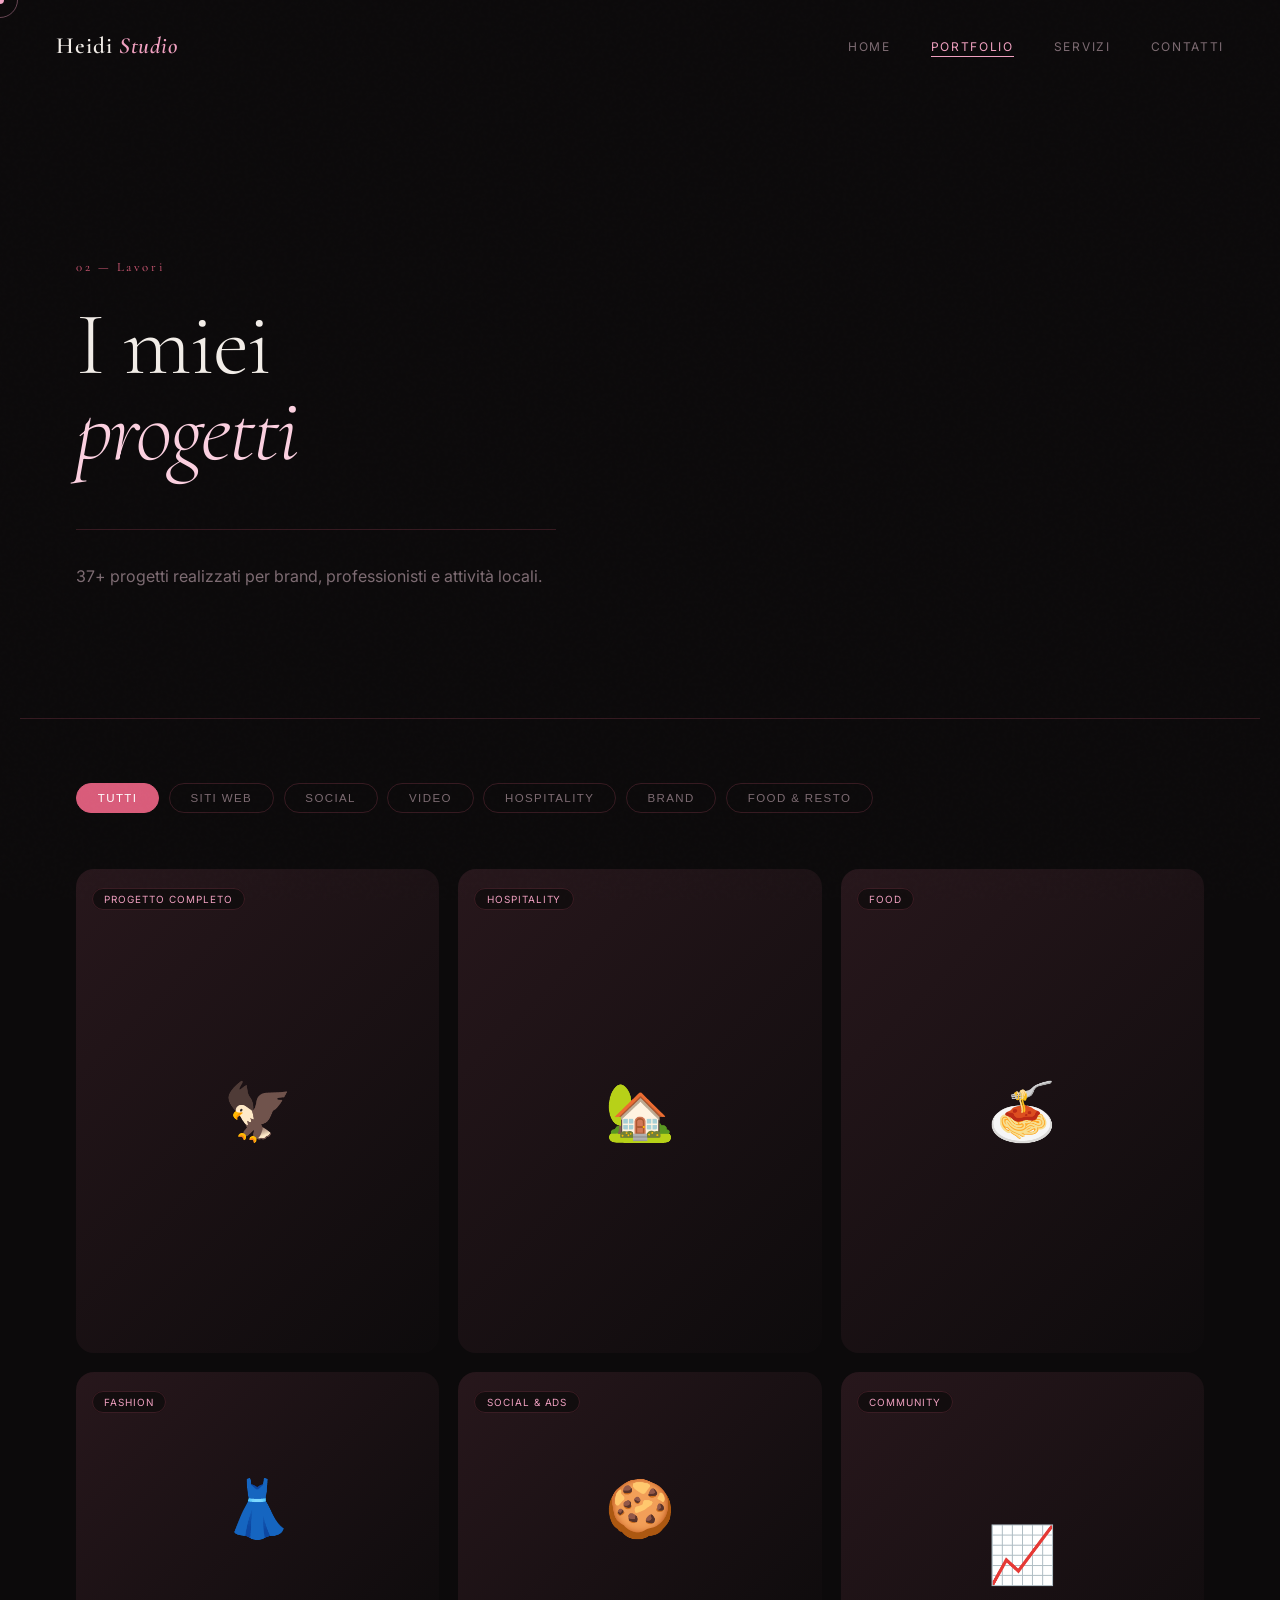
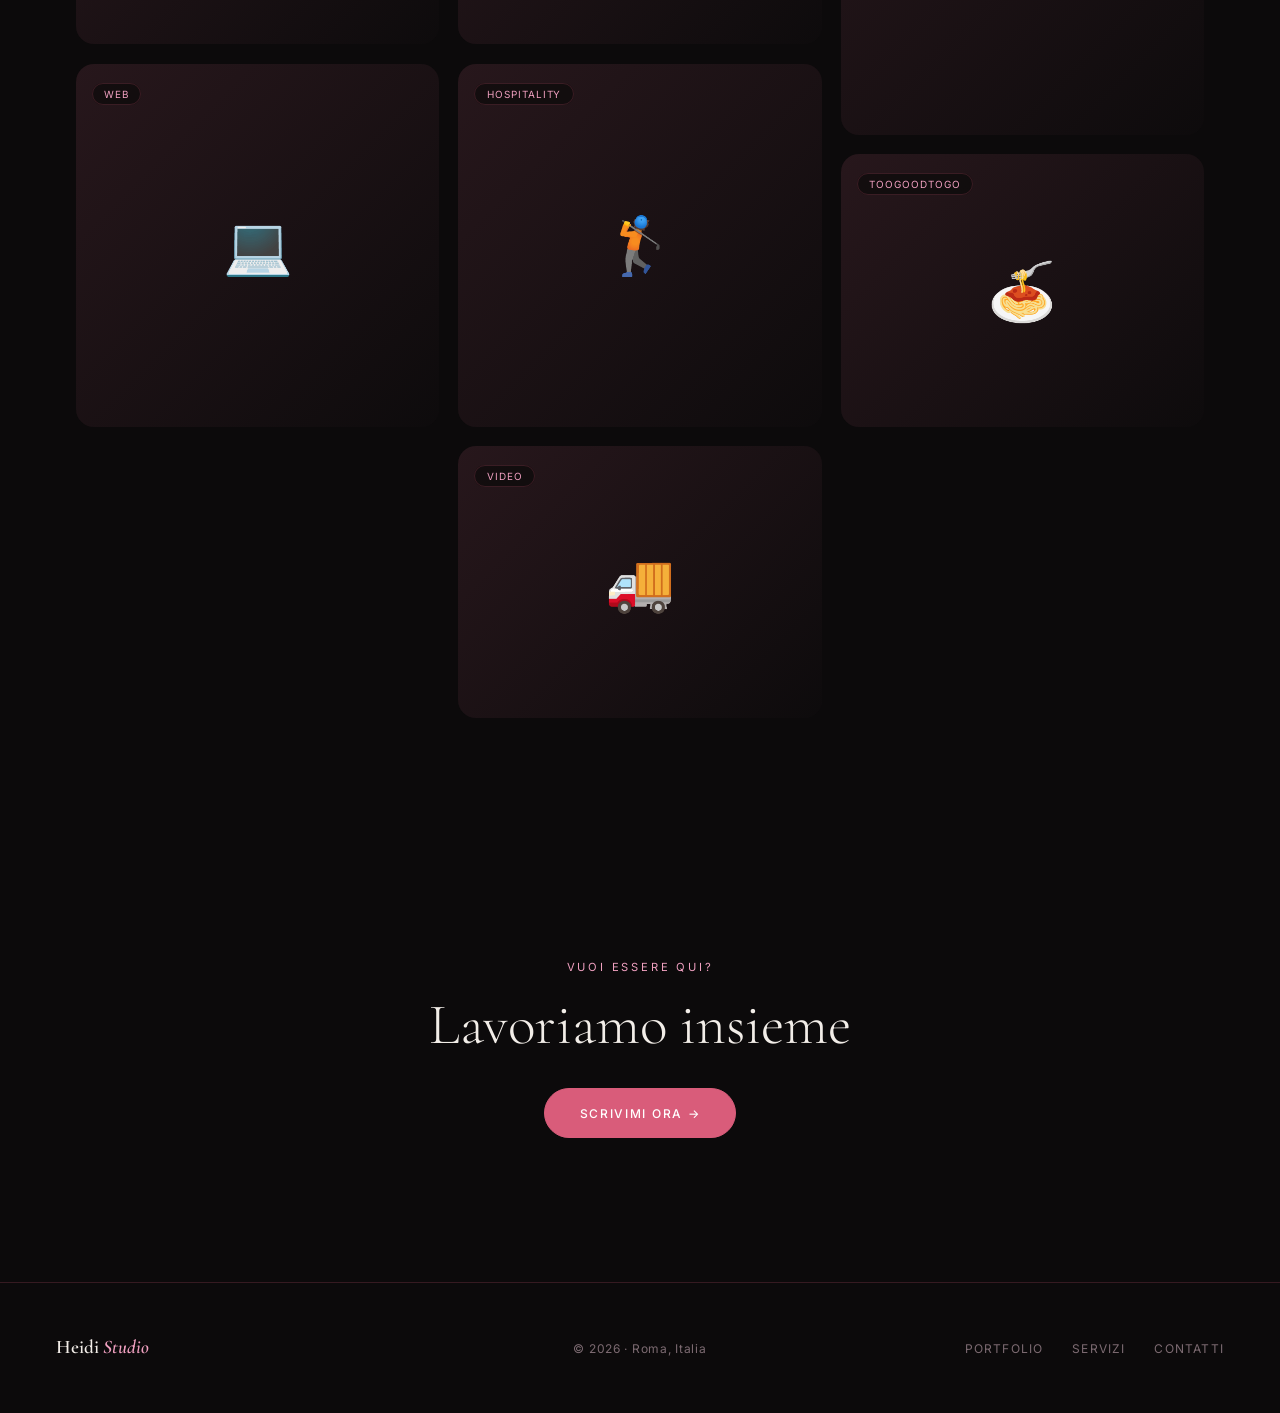
<file: portfolio.html>
<!DOCTYPE html>
<html lang="it">
<head>
  <meta charset="UTF-8" />
  <meta name="viewport" content="width=device-width, initial-scale=1.0" />
  <title>Portfolio — Heidi Studio</title>
  <meta name="description" content="Portfolio di Heidi Studio: siti web, social media, branding, video e progetti digitali." />
  <link href="https://fonts.googleapis.com/css2?family=Cormorant+Garamond:ital,wght@0,300;0,400;0,600;1,300;1,400&family=Inter:wght@300;400;500&display=swap" rel="stylesheet" />
  <link rel="stylesheet" href="css/style.css" />
  <style>

    /* ══ FILTRI ═════════════════════════════════ */
    .filter-bar {
      display: flex; gap: .6rem; flex-wrap: wrap;
      margin-bottom: 3.5rem;
    }
    .filter-btn {
      padding: .5rem 1.3rem;
      font-size: .72rem; letter-spacing: .12em;
      text-transform: uppercase;
      border: 1px solid var(--border);
      border-radius: 100px;
      background: transparent; color: var(--muted);
      cursor: pointer; transition: all .2s;
    }
    .filter-btn:hover,
    .filter-btn.active {
      background: var(--pink); color: #fff;
      border-color: var(--pink);
    }

    /* ══ GRIGLIA PORTFOLIO ══════════════════════ */
    .portfolio-masonry {
      columns: 3; column-gap: 1.2rem;
    }
    .portfolio-card {
      break-inside: avoid;
      margin-bottom: 1.2rem;
      border-radius: 18px;
      overflow: hidden;
      position: relative;
      background: var(--bg2);
      cursor: pointer;
      transition: transform .35s var(--ease);
    }
    .portfolio-card:hover { transform: translateY(-5px); }

    .portfolio-card img {
      width: 100%; display: block;
      transition: transform .5s var(--ease), filter .4s;
      filter: brightness(.9);
    }
    .portfolio-card:hover img {
      transform: scale(1.04); filter: brightness(1.05);
    }
    .pc-placeholder {
      width: 100%; display: flex;
      align-items: center; justify-content: center;
      font-size: 3.5rem;
      background: linear-gradient(135deg, rgba(217,92,122,.1), rgba(12,10,11,.8));
      transition: background .3s;
    }
    .pc-placeholder.tall  { aspect-ratio: 3/4; }
    .pc-placeholder.wide  { aspect-ratio: 4/3; }
    .pc-placeholder.sq    { aspect-ratio: 1/1; }

    .portfolio-card:hover .pc-placeholder {
      background: linear-gradient(135deg, rgba(217,92,122,.18), rgba(12,10,11,.6));
    }

    .pc-overlay {
      position: absolute; inset: 0;
      background: linear-gradient(to top, rgba(12,10,11,.95) 0%, rgba(12,10,11,.3) 50%, transparent 100%);
      border-radius: 18px;
      display: flex; flex-direction: column; justify-content: flex-end;
      padding: 1.8rem; opacity: 0;
      transition: opacity .3s;
    }
    .portfolio-card:hover .pc-overlay { opacity: 1; }
    .pc-cat {
      font-size: .65rem; letter-spacing: .2em;
      text-transform: uppercase; color: var(--pink-l);
      margin-bottom: .3rem;
    }
    .pc-title {
      font-family: var(--font-h); font-size: 1.25rem;
      font-weight: 400; color: var(--cream);
      margin-bottom: .6rem;
    }
    .pc-desc { font-size: .82rem; color: rgba(242,237,232,.7); line-height: 1.55; }

    /* Tag visibile senza hover */
    .pc-tag-wrap {
      position: absolute; top: 1rem; left: 1rem;
    }
    .pc-tag {
      font-size: .62rem; letter-spacing: .1em;
      text-transform: uppercase;
      background: rgba(12,10,11,.7);
      border: 1px solid var(--border);
      color: var(--pink-l);
      padding: .25rem .7rem; border-radius: 100px;
      backdrop-filter: blur(8px);
    }

    /* Hidden filtro */
    .portfolio-card.hidden {
      display: none;
    }

    /* ══ MODAL PROGETTO ══════════════════════════ */
    .modal-overlay {
      position: fixed; inset: 0; z-index: 900;
      background: rgba(12,10,11,.97);
      backdrop-filter: blur(12px);
      display: flex; align-items: center; justify-content: center;
      opacity: 0; pointer-events: none;
      transition: opacity .35s;
    }
    .modal-overlay.open {
      opacity: 1; pointer-events: all;
    }
    .modal-box {
      background: var(--bg2);
      border: 1px solid var(--border);
      border-radius: 20px;
      max-width: 860px; width: 90%;
      max-height: 88vh; overflow-y: auto;
      padding: 3.5rem;
      transform: translateY(30px);
      transition: transform .4s var(--ease);
      position: relative;
    }
    .modal-overlay.open .modal-box { transform: translateY(0); }

    .modal-close {
      position: absolute; top: 1.5rem; right: 1.5rem;
      width: 40px; height: 40px;
      border: 1px solid var(--border); border-radius: 50%;
      background: transparent; color: var(--muted);
      font-size: 1.2rem; cursor: pointer;
      display: flex; align-items: center; justify-content: center;
      transition: border-color .2s, color .2s;
    }
    .modal-close:hover { border-color: var(--pink); color: var(--pink-l); }

    .modal-cat {
      font-size: .68rem; letter-spacing: .2em;
      text-transform: uppercase; color: var(--pink-l);
      margin-bottom: .8rem;
    }
    .modal-title {
      font-family: var(--font-h); font-size: 2.5rem;
      font-weight: 300; margin-bottom: 1.5rem;
    }
    .modal-img {
      width: 100%; aspect-ratio: 16/9; object-fit: cover;
      border-radius: 12px; margin-bottom: 2rem;
      background: var(--bg3);
      display: flex; align-items: center; justify-content: center;
      font-size: 5rem;
    }
    .modal-body { color: var(--muted); line-height: 1.85; margin-bottom: 2rem; }
    .modal-body p { margin-bottom: 1rem; }
    .modal-body p strong { color: var(--cream); }

    .modal-tags { display: flex; gap: .5rem; flex-wrap: wrap; margin-bottom: 2rem; }
    .m-tag {
      font-size: .68rem; letter-spacing: .1em;
      text-transform: uppercase; color: var(--pink-l);
      border: 1px solid var(--border); padding: .3rem .8rem;
      border-radius: 100px;
    }

    /* ══ RESPONSIVE ═════════════════════════════ */
    @media (max-width: 900px) {
      .portfolio-masonry { columns: 2; }
    }
    @media (max-width: 560px) {
      .portfolio-masonry { columns: 1; }
      .modal-box { padding: 2rem; }
      .modal-title { font-size: 1.8rem; }
    }
  </style>
</head>
<body class="grain">

<div class="cursor" id="cursor"></div>
<div class="cursor-ring" id="cursor-ring"></div>

<!-- ══ NAVBAR ════════════════════════════════ -->
<nav class="navbar" id="navbar">
  <a class="nav-logo" href="index.html">Heidi <em>Studio</em></a>
  <ul class="nav-links">
    <li><a href="index.html">Home</a></li>
    <li><a href="portfolio.html">Portfolio</a></li>
    <li><a href="servizi.html">Servizi</a></li>
    <li><a href="servizi.html#contatti">Contatti</a></li>
  </ul>
  <div class="nav-burger" id="nav-burger">
    <span></span><span></span><span></span>
  </div>
</nav>
<div class="nav-mobile" id="nav-mobile">
  <a href="index.html">Home</a>
  <a href="portfolio.html">Portfolio</a>
  <a href="servizi.html">Servizi</a>
  <a href="servizi.html#contatti">Contatti</a>
</div>


<!-- ══ PAGE HERO ═════════════════════════════ -->
<div class="page-hero">
  <p class="page-hero-num">02 — Lavori</p>
  <h1 class="page-hero-title">
    I miei<br><em>progetti</em>
  </h1>
  <p class="page-hero-sub" style="margin-top: 3.5rem; padding-top: 2rem; border-top: 1px solid rgba(217,92,122,0.2);">37+ progetti realizzati per brand, professionisti e attività locali.</p>
</div>

<!-- ══ PORTFOLIO FILTRABLE ════════════════════ -->
<div class="section" style="padding-top:4rem;">

  <!-- Filtri -->
  <div class="filter-bar reveal">
    <button class="filter-btn active" data-filter="all">Tutti</button>
    <button class="filter-btn" data-filter="web">Siti Web</button>
    <button class="filter-btn" data-filter="social">Social</button>
    <button class="filter-btn" data-filter="video">Video</button>
    <button class="filter-btn" data-filter="hospitality">Hospitality</button>
    <button class="filter-btn" data-filter="brand">Brand</button>
    <button class="filter-btn" data-filter="food">Food & Resto</button>
  </div>

  <!--
    ✏️ PER AGGIUNGERE UN NUOVO PROGETTO: duplica uno dei blocchi qui sotto.
       Cambia: data-title, data-cat, data-emoji, data-desc, data-tags, data-category
       Per la foto: sostituisci <div class="pc-placeholder ...">🏡</div>
       con: <img src="img/nomeimmagine.jpg" alt="Nome progetto">
  -->

  <!-- Griglia masonry — ordine strategico per impatto visivo -->
  <div class="portfolio-masonry" id="portfolio-grid">

    <!-- ① CASALE DEI FALCHI — primo perché il più completo (web+airbnb+social) -->
    <div class="portfolio-card card-hover"
         data-category="hospitality web social"
         data-title="Casale dei Falchi"
         data-cat="Airbnb · Sito Web · Social Media"
         data-emoji="🦅"
         data-desc="Progetto a 360°: ho curato la gestione Airbnb (foto professionali, descrizioni, comunicazione ospiti), realizzato il sito web del casale e gestito i canali social per valorizzare la struttura e attirare nuovi ospiti. Un'esperienza rurale autentica, raccontata con cura in ogni dettaglio digitale."
         data-tags="Airbnb,Sito Web,Social Media,Fotografia,Copywriting,Hospitality">
      <div class="pc-placeholder tall">🦅</div>
      <div class="pc-tag-wrap"><span class="pc-tag">Progetto Completo</span></div>
      <div class="pc-overlay">
        <p class="pc-cat">Airbnb · Sito Web · Social Media</p>
        <p class="pc-title">Casale dei Falchi</p>
        <p class="pc-desc">Gestione Airbnb, sito web e social — tutto in uno.</p>
      </div>
    </div>

    <!-- ② MIMI ET MAMÀ — fashion, molto visivo, glamour -->
    <div class="portfolio-card card-hover"
         data-category="social video"
         data-title="Mimi et Mamà Alta Sartoria"
         data-cat="Fashion — TikTok & Instagram"
         data-emoji="👗"
         data-desc="Ho creato contenuti per TikTok e Instagram, valorizzando il brand attraverso video, storytelling visivo e una comunicazione elegante e riconoscibile."
         data-tags="TikTok,Instagram,Video,Storytelling,Fashion">
      <div class="pc-placeholder wide">👗</div>
      <div class="pc-tag-wrap"><span class="pc-tag">Fashion</span></div>
      <div class="pc-overlay">
        <p class="pc-cat">Fashion — TikTok & Instagram</p>
        <p class="pc-title">Mimi et Mamà Alta Sartoria</p>
        <p class="pc-desc">Video e contenuti eleganti per un brand di alta sartoria.</p>
      </div>
    </div>

    <!-- ③ ICT COACH — credibilità tecnica (web + logo) -->
    <div class="portfolio-card card-hover"
         data-category="web brand"
         data-title="ICT Coach"
         data-cat="Sito Web & Logo"
         data-emoji="💻"
         data-desc="Ho realizzato sia il sito web sia il logo. Mi sono occupata del design visivo, dell'architettura delle pagine e dei contenuti, creando un'identità chiara e professionale che guida l'utente tra formazione, supporto tecnico e soluzioni digitali."
         data-tags="Web Design,Logo,Branding,UI/UX">
      <div class="pc-placeholder sq">💻</div>
      <div class="pc-tag-wrap"><span class="pc-tag">Web</span></div>
      <div class="pc-overlay">
        <p class="pc-cat">Sito Web & Logo</p>
        <p class="pc-title">ICT Coach</p>
        <p class="pc-desc">Identità digitale completa: sito web e logo da zero.</p>
      </div>
    </div>

    <!-- ④ FATTORIA NONNA IOLANDA — storia d'origine, personale e commovente -->
    <div class="portfolio-card card-hover"
         data-category="hospitality"
         data-title="Fattoria Nonna Iolanda"
         data-cat="Airbnb & Hospitality"
         data-emoji="🏡"
         data-desc="Ho curato la gestione completa dell'Airbnb: foto professionali, descrizioni, libro guida turistica del territorio, organizzazione delle prenotazioni e comunicazione con gli ospiti, trasformando la fattoria in un'esperienza accogliente e autentica. È il progetto che ha dato inizio a tutto."
         data-tags="Airbnb,Fotografia,Copywriting,Gestione,Umbria">
      <div class="pc-placeholder tall">🏡</div>
      <div class="pc-tag-wrap"><span class="pc-tag">Hospitality</span></div>
      <div class="pc-overlay">
        <p class="pc-cat">Airbnb & Hospitality</p>
        <p class="pc-title">Fattoria Nonna Iolanda</p>
        <p class="pc-desc">Il progetto che ha dato inizio a tutto — Airbnb di successo in Umbria.</p>
      </div>
    </div>

    <!-- ⑤ PASTICCERIA BISCOTTO — social + ads, relazionabile -->
    <div class="portfolio-card card-hover"
         data-category="food social"
         data-title="Pasticceria Biscotto"
         data-cat="Social Media & Advertising"
         data-emoji="🍪"
         data-desc="Ho gestito i social, creato contenuti e sviluppato campagne pubblicitarie mirate per raccontare il brand in modo autentico e aumentare la visibilità online."
         data-tags="Instagram,Ads,Contenuti,Campagne">
      <div class="pc-placeholder wide">🍪</div>
      <div class="pc-tag-wrap"><span class="pc-tag">Social & Ads</span></div>
      <div class="pc-overlay">
        <p class="pc-cat">Social Media & Advertising</p>
        <p class="pc-title">Pasticceria Biscotto</p>
        <p class="pc-desc">Social, contenuti e campagne ads per una pasticceria.</p>
      </div>
    </div>

    <!-- ⑥ RYDERCUP HOUSE — evento internazionale, prestigio -->
    <div class="portfolio-card card-hover"
         data-category="hospitality"
         data-title="Rydercup House"
         data-cat="Hospitality & Storytelling"
         data-emoji="🏌️"
         data-desc="Ho curato contenuti e comunicazione per un alloggio dedicato agli ospiti della Ryder Cup. Mi sono occupata di foto, video e storytelling per valorizzare gli spazi e creare un'immagine accogliente e professionale, pensata per chi cerca comfort durante l'evento."
         data-tags="Hospitality,Fotografia,Video,Storytelling,Ryder Cup">
      <div class="pc-placeholder sq">🏌️</div>
      <div class="pc-tag-wrap"><span class="pc-tag">Hospitality</span></div>
      <div class="pc-overlay">
        <p class="pc-cat">Hospitality & Storytelling</p>
        <p class="pc-title">Rydercup House</p>
        <p class="pc-desc">Contenuti e immagine per un alloggio durante la Ryder Cup.</p>
      </div>
    </div>

    <!-- ⑦ NOLEGGIO TOMASSI — video, competenza diversa -->
    <div class="portfolio-card card-hover"
         data-category="video"
         data-title="Noleggio Tomassi"
         data-cat="Video & Comunicazione"
         data-emoji="🚚"
         data-desc="Ho curato comunicazione, immagine, gestione delle prenotazioni ed editing video, rendendo il servizio di noleggio furgoni semplice, chiaro e immediato."
         data-tags="Video,Editing,Comunicazione,Branding">
      <div class="pc-placeholder wide">🚚</div>
      <div class="pc-tag-wrap"><span class="pc-tag">Video</span></div>
      <div class="pc-overlay">
        <p class="pc-cat">Video & Comunicazione</p>
        <p class="pc-title">Noleggio Tomassi</p>
        <p class="pc-desc">Video promozionale e comunicazione per apertura nuova sede.</p>
      </div>
    </div>

    <!-- ⑧ PASTIFICIO ANTONIO AMATO — food content -->
    <div class="portfolio-card card-hover"
         data-category="food social"
         data-title="Pastificio Antonio Amato"
         data-cat="Social Media Content"
         data-emoji="🍝"
         data-desc="Ho gestito i contenuti digitali, occupandomi di creare materiali visivi e copy per raccontare la qualità del brand. Ho sviluppato contenuti per i social con uno stile fresco e legato alla tradizione del pastificio."
         data-tags="Social,Copywriting,Contenuti,Food">
      <div class="pc-placeholder tall">🍝</div>
      <div class="pc-tag-wrap"><span class="pc-tag">Food</span></div>
      <div class="pc-overlay">
        <p class="pc-cat">Social Media Content</p>
        <p class="pc-title">Pastificio Antonio Amato</p>
        <p class="pc-desc">Contenuti digitali e social per un pastificio artigianale.</p>
      </div>
    </div>

    <!-- ⑨ CHIOCCHI TRADING — community, settore diverso -->
    <div class="portfolio-card card-hover"
         data-category="social"
         data-title="Chiocchi Trading"
         data-cat="Community Management"
         data-emoji="📈"
         data-desc="Ho moderato la community Telegram di D. Chiocchi, gestendo comunicazioni, organizzazione dei contenuti e supporto ai membri per garantire un ambiente ordinato, attivo e affidabile."
         data-tags="Telegram,Community,Trading,Moderazione">
      <div class="pc-placeholder sq">📈</div>
      <div class="pc-tag-wrap"><span class="pc-tag">Community</span></div>
      <div class="pc-overlay">
        <p class="pc-cat">Community Management</p>
        <p class="pc-title">Chiocchi Trading</p>
        <p class="pc-desc">Moderazione e gestione community Telegram per canale trading.</p>
      </div>
    </div>

    <!-- ⑩ MANI IN PASTA — chiude con il servizio più unico -->
    <div class="portfolio-card card-hover"
         data-category="food"
         data-title="Mani in Pasta — Too Good To Go"
         data-cat="Too Good To Go"
         data-emoji="🍝"
         data-desc="Ho creato e configurato l'account Too Good To Go del pastificio, impostando descrizioni, foto, categorie e il codice sconto dedicato. Zero commissioni o costi per l'attività."
         data-tags="Too Good To Go,Food,Zero Sprechi">
      <div class="pc-placeholder wide">🍝</div>
      <div class="pc-tag-wrap"><span class="pc-tag">TooGoodToGo</span></div>
      <div class="pc-overlay">
        <p class="pc-cat">Too Good To Go</p>
        <p class="pc-title">Mani in Pasta</p>
        <p class="pc-desc">Setup gratuito Too Good To Go per un pastificio locale.</p>
      </div>
    </div>

  </div>
</div>

<!-- ══ CTA ════════════════════════════════════ -->
<div style="text-align:center; padding: 6rem 2rem 9rem;">
  <p class="section-label reveal">Vuoi essere qui?</p>
  <h2 class="section-title reveal" style="margin-bottom:2rem;">Lavoriamo insieme</h2>
  <a class="btn btn-primary reveal" href="servizi.html#contatti">Scrivimi ora →</a>
</div>


<!-- ══ MODAL ══════════════════════════════════ -->
<div class="modal-overlay" id="modal">
  <div class="modal-box">
    <button class="modal-close" id="modal-close">✕</button>
    <p class="modal-cat" id="m-cat"></p>
    <h2 class="modal-title" id="m-title"></h2>
    <div class="modal-img" id="m-img"></div>
    <div class="modal-body" id="m-body"></div>
    <div class="modal-tags" id="m-tags"></div>
  </div>
</div>


<!-- ══ FOOTER ════════════════════════════════ -->
<footer class="footer">
  <div class="footer-logo">Heidi <em>Studio</em></div>
  <div class="footer-center">© 2026 · Roma, Italia</div>
  <div class="footer-links">
    <a href="portfolio.html">Portfolio</a>
    <a href="servizi.html">Servizi</a>
    <a href="servizi.html#contatti">Contatti</a>
  </div>
</footer>

<script src="js/main.js"></script>
<script>
/* FILTRO ────────────────────────────────────── */
document.querySelectorAll('.filter-btn').forEach(btn => {
  btn.addEventListener('click', () => {
    document.querySelectorAll('.filter-btn').forEach(b => b.classList.remove('active'));
    btn.classList.add('active');
    const filter = btn.dataset.filter;
    document.querySelectorAll('.portfolio-card').forEach(card => {
      const cats = card.dataset.category || '';
      if (filter === 'all' || cats.includes(filter)) {
        card.classList.remove('hidden');
      } else {
        card.classList.add('hidden');
      }
    });
  });
});

/* MODAL ─────────────────────────────────────── */
const modal      = document.getElementById('modal');
const modalClose = document.getElementById('modal-close');

document.querySelectorAll('.portfolio-card').forEach(card => {
  card.addEventListener('click', () => {
    document.getElementById('m-cat').textContent   = card.dataset.cat   || '';
    document.getElementById('m-title').textContent = card.dataset.title || '';
    document.getElementById('m-img').textContent   = card.dataset.emoji || '';
    document.getElementById('m-body').innerHTML =
      '<p>' + (card.dataset.desc || '') + '</p>';
    const tags = (card.dataset.tags || '').split(',');
    document.getElementById('m-tags').innerHTML =
      tags.map(t => `<span class="m-tag">${t.trim()}</span>`).join('');
    modal.classList.add('open');
    document.body.style.overflow = 'hidden';
  });
});

modalClose.addEventListener('click', closeModal);
modal.addEventListener('click', e => { if (e.target === modal) closeModal(); });
document.addEventListener('keydown', e => { if (e.key === 'Escape') closeModal(); });

function closeModal() {
  modal.classList.remove('open');
  document.body.style.overflow = '';
}
</script>
</body>
</html>
</file>
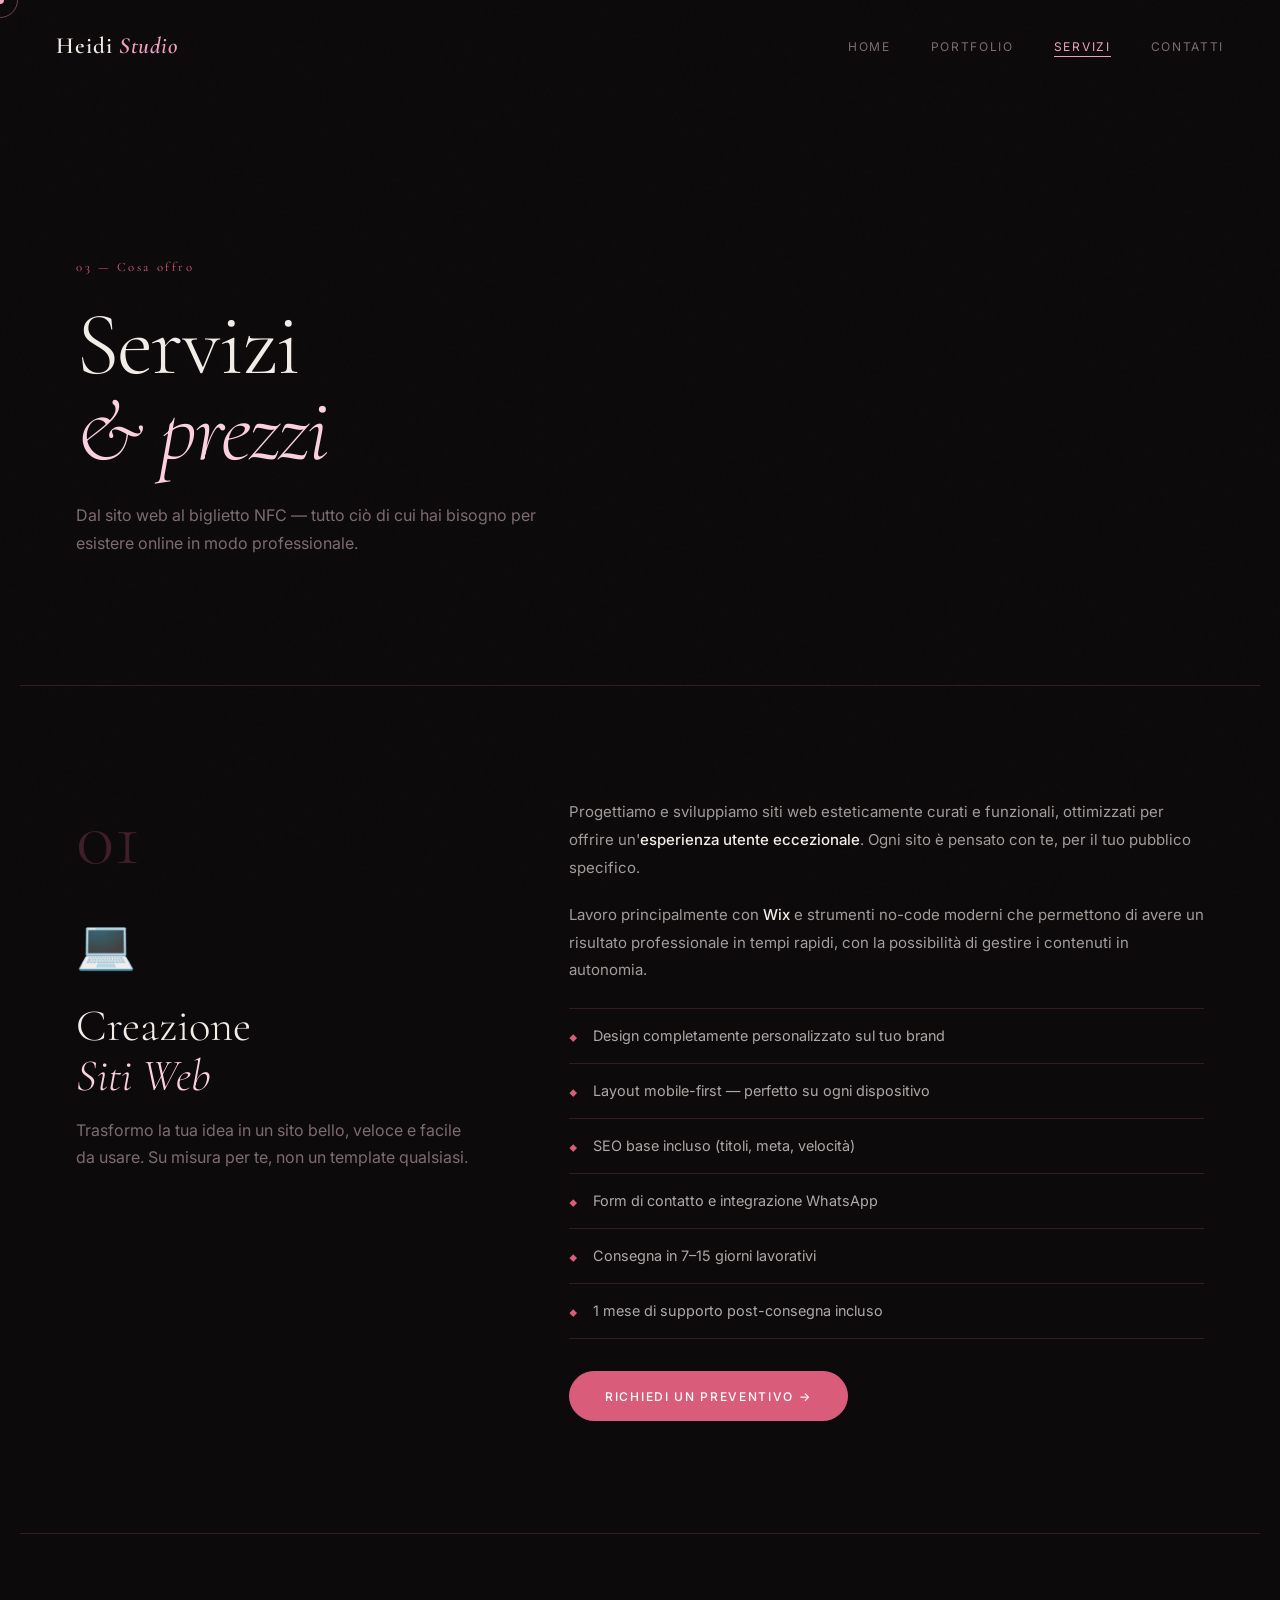
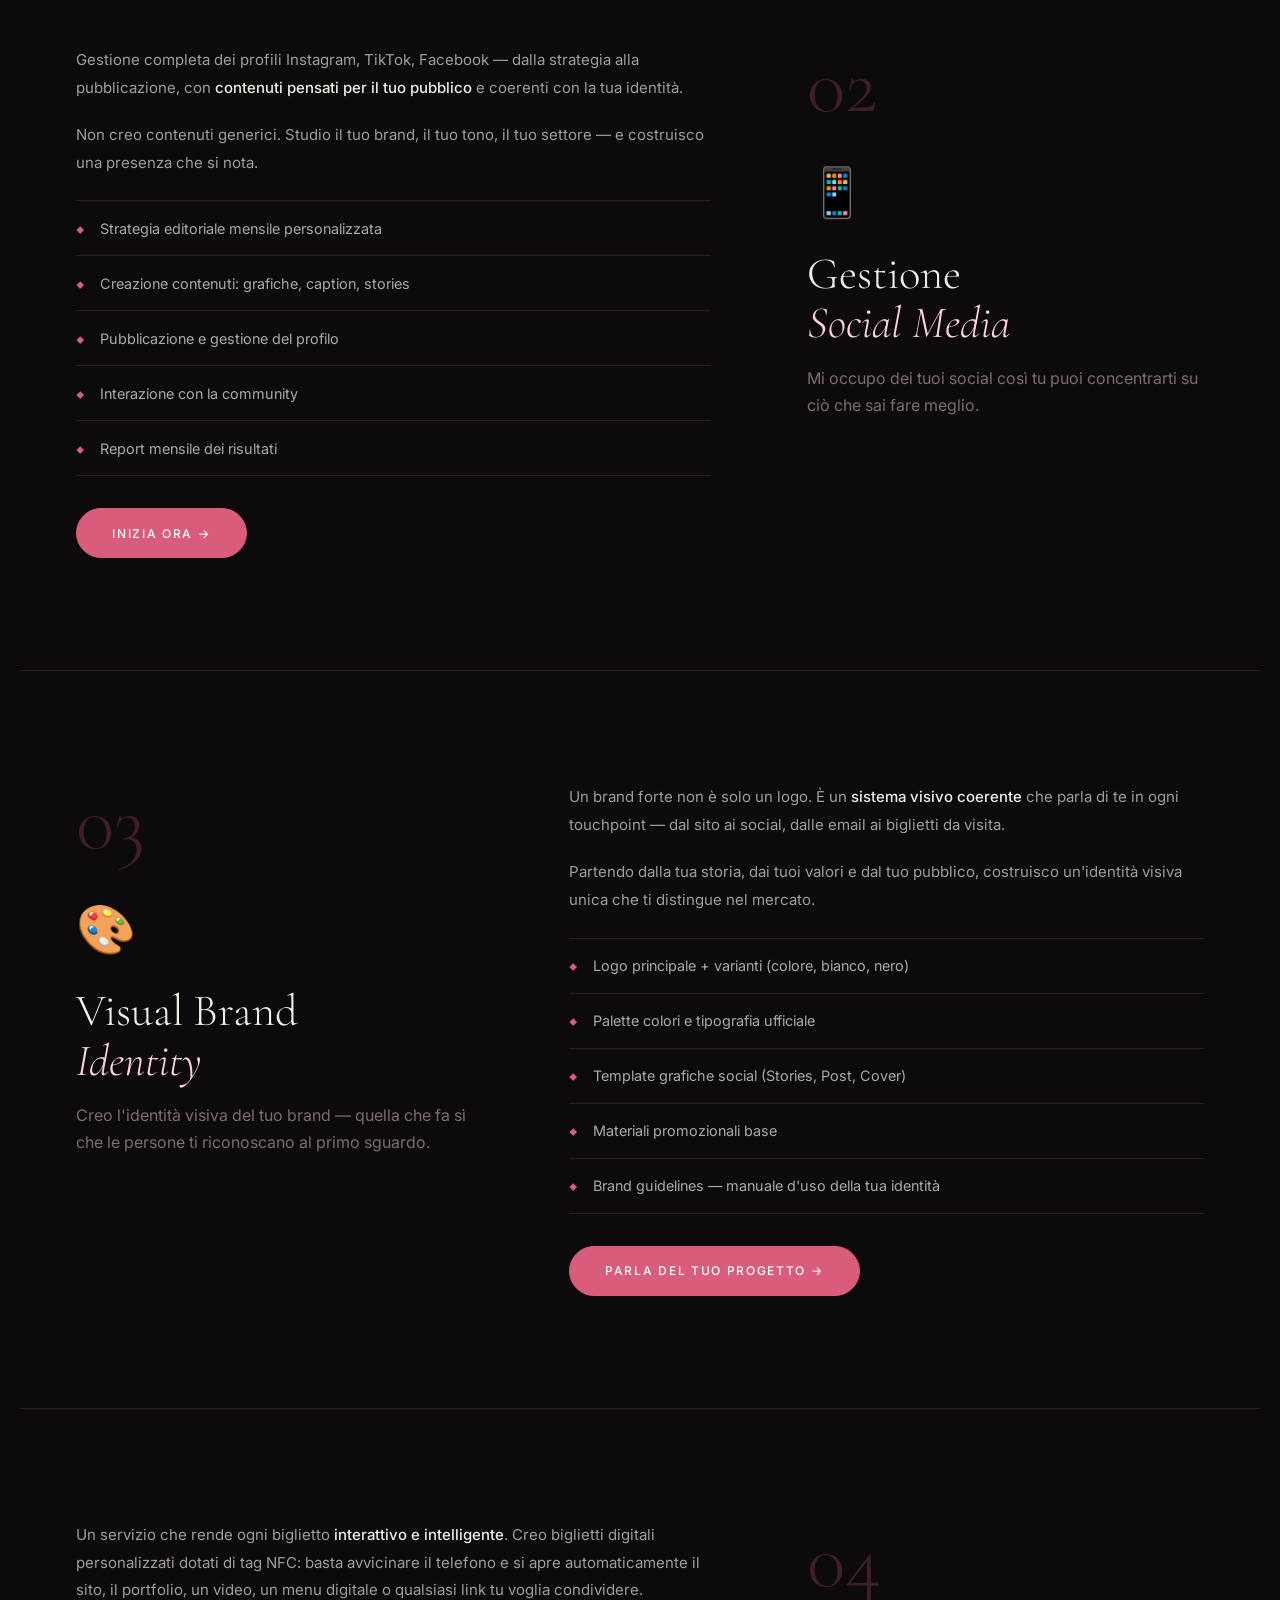
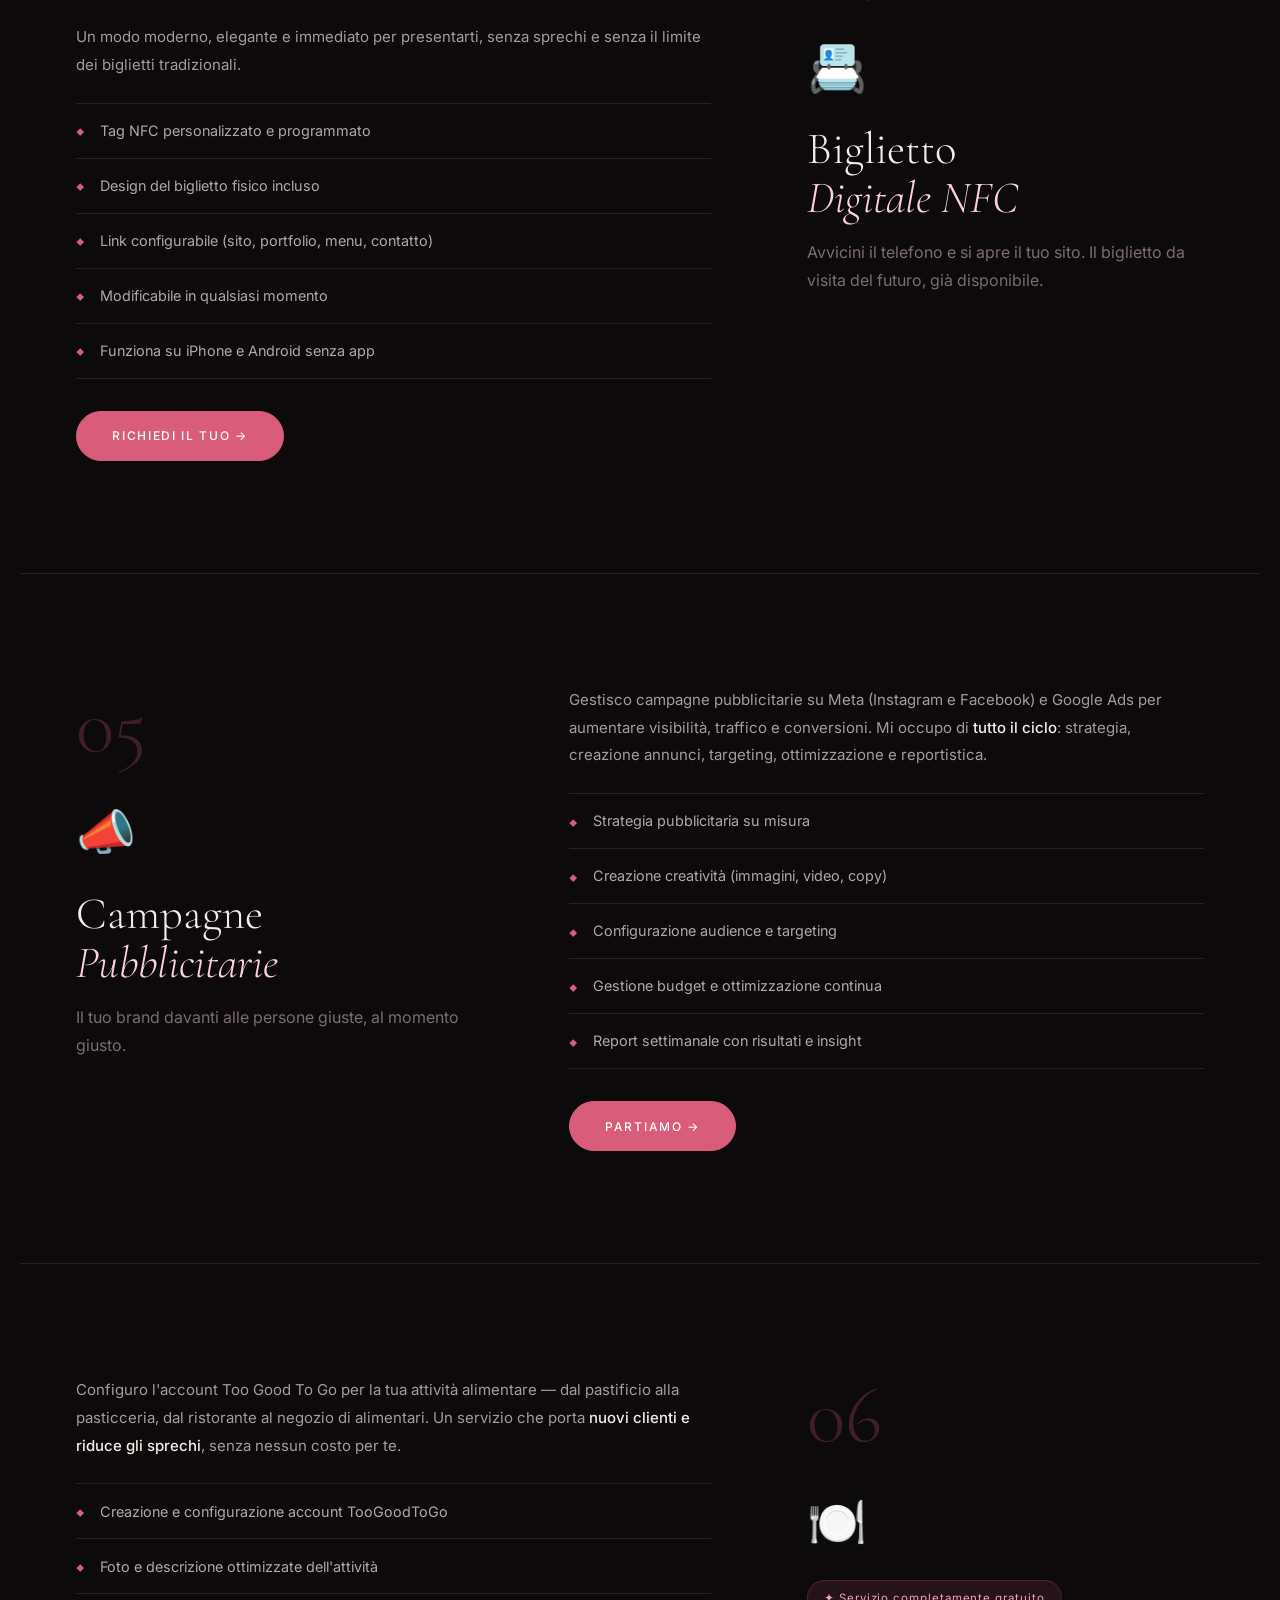
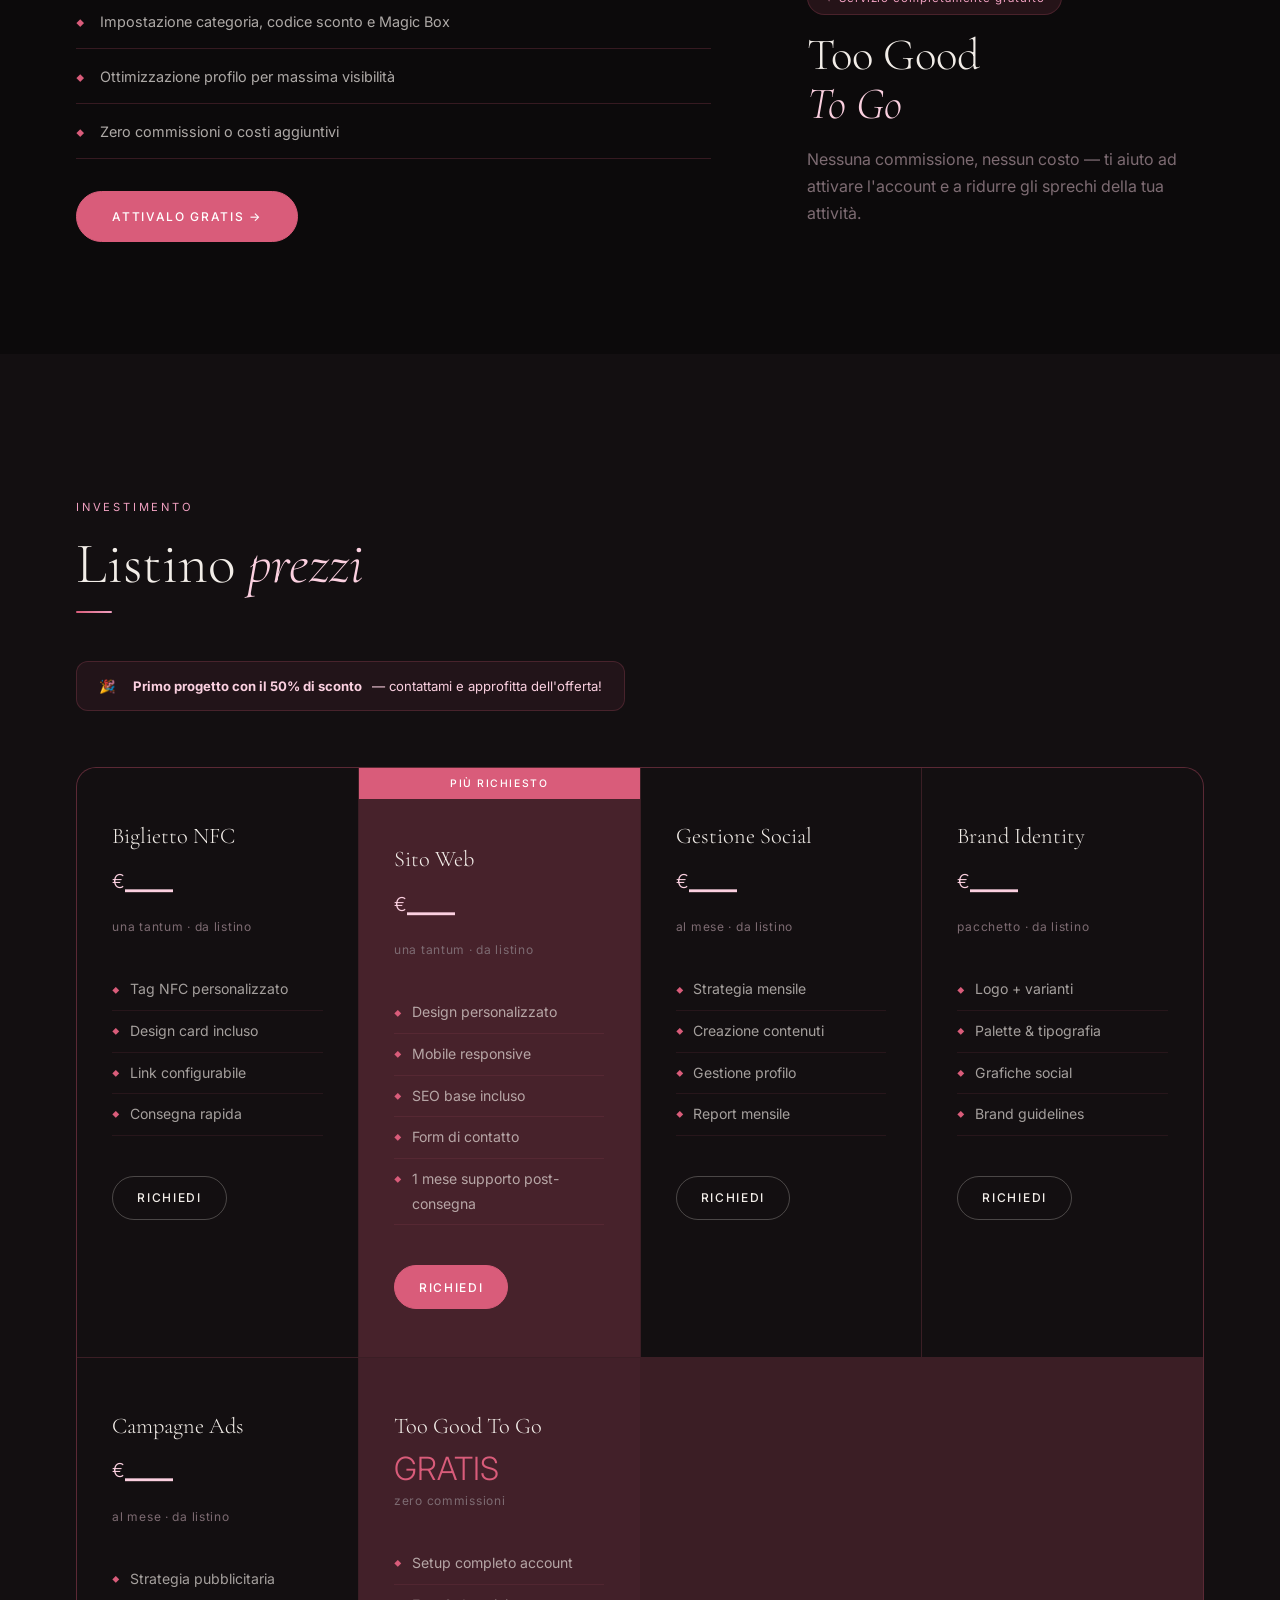
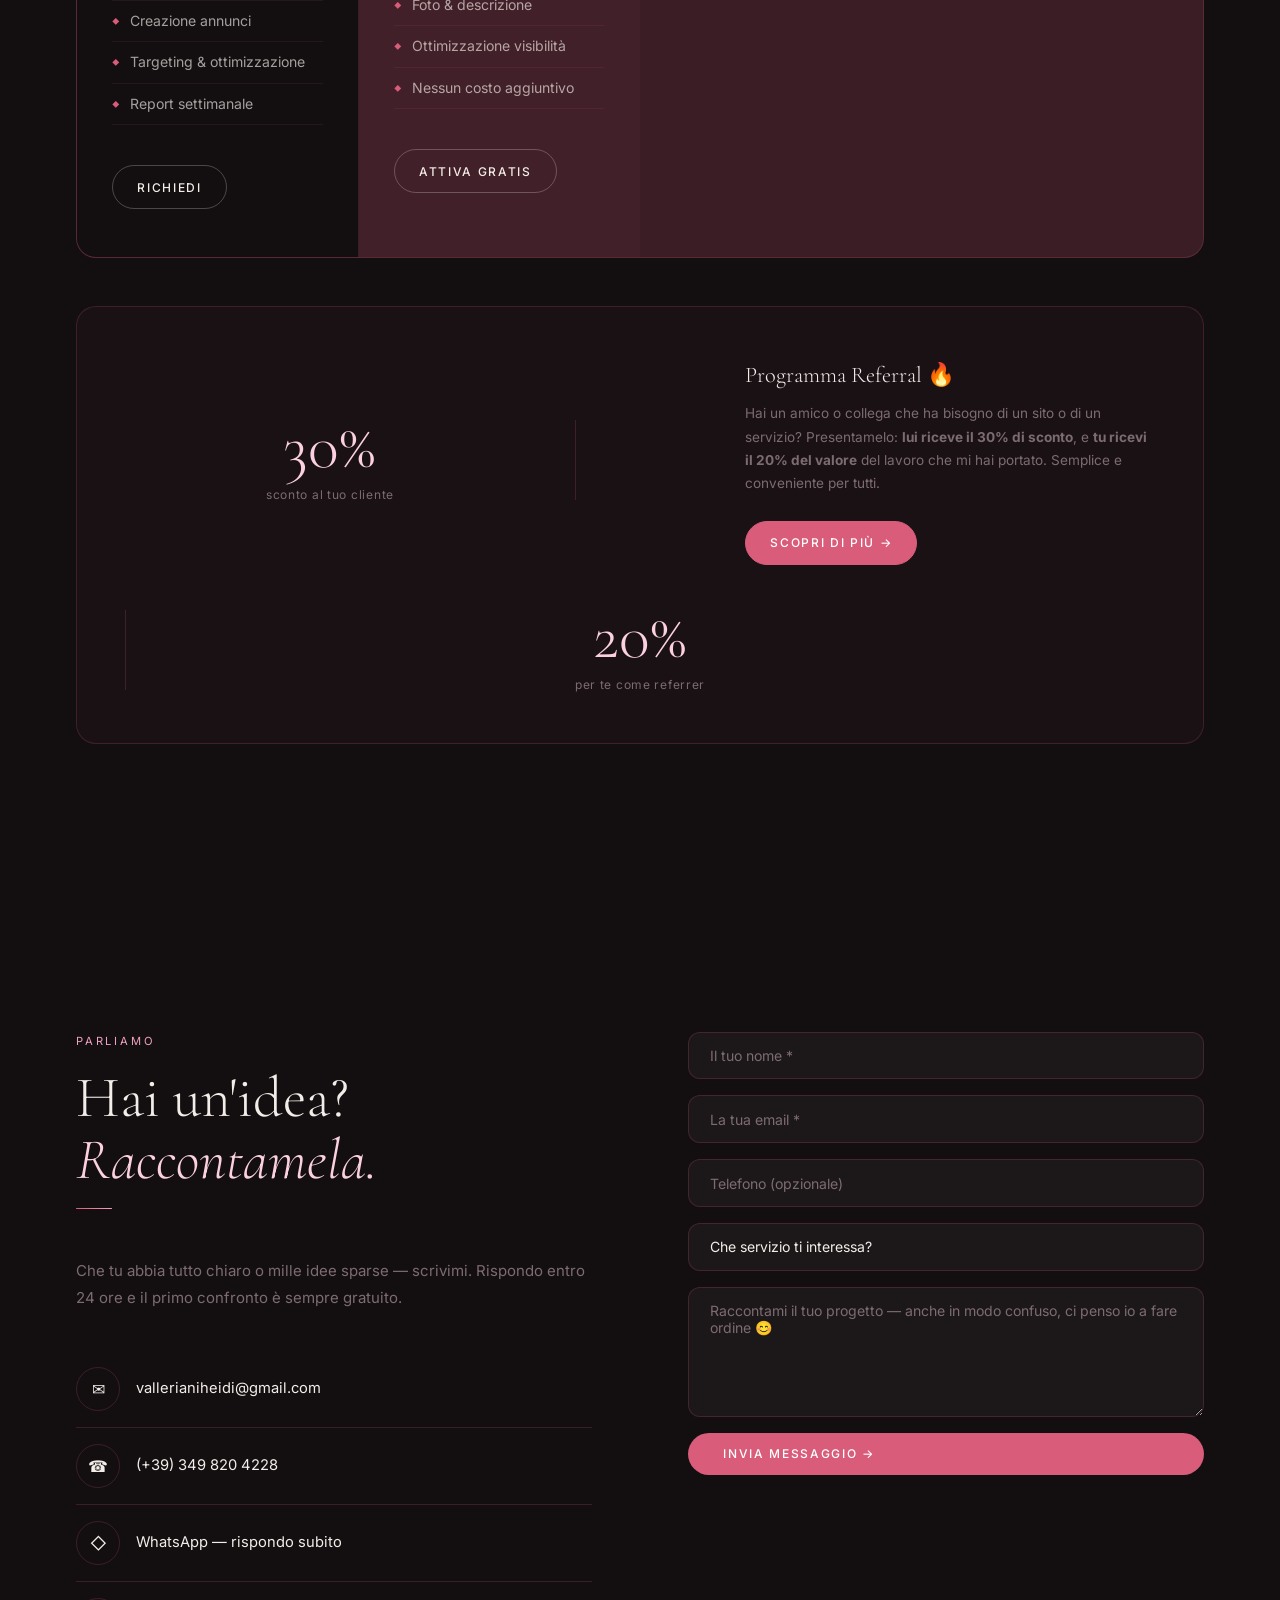
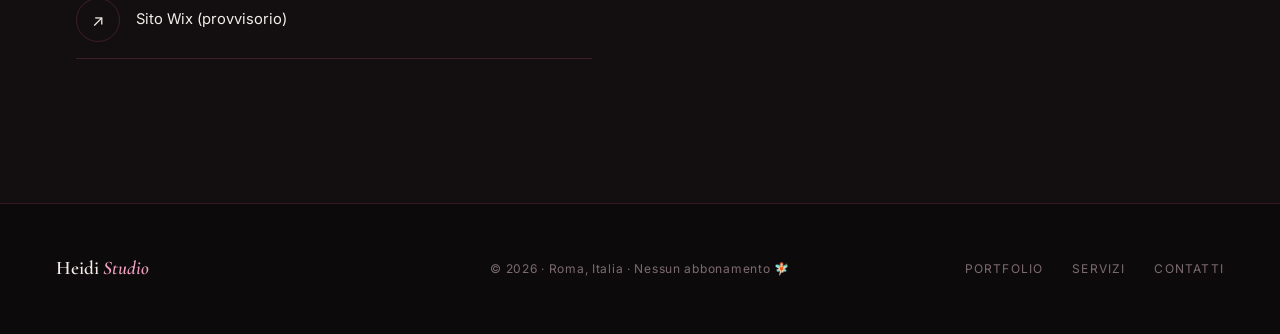
<file: servizi.html>
<!DOCTYPE html>
<html lang="it">
<head>
  <meta charset="UTF-8" />
  <meta name="viewport" content="width=device-width, initial-scale=1.0" />
  <title>Servizi & Prezzi — Heidi Studio</title>
  <meta name="description" content="Servizi di Heidi Studio: siti web, social media, branding, NFC, advertising. Prezzi e pacchetti." />
  <link href="https://fonts.googleapis.com/css2?family=Cormorant+Garamond:ital,wght@0,300;0,400;0,600;1,300;1,400&family=Inter:wght@300;400;500&display=swap" rel="stylesheet" />
  <link rel="stylesheet" href="css/style.css" />
  <style>

    /* ══ SERVIZI DETTAGLIO ══════════════════════ */
    .service-block {
      padding: 7rem 3.5rem;
      max-width: 1240px; margin: 0 auto;
      display: grid;
      grid-template-columns: 1fr 1.6fr;
      gap: 6rem; align-items: start;
    }
    .service-block.reverse { direction: rtl; }
    .service-block.reverse > * { direction: ltr; }

    .sb-left .sb-num {
      font-family: var(--font-h); font-size: 5rem;
      font-weight: 300; color: var(--pink);
      opacity: .25; line-height: 1;
      margin-bottom: 1.5rem;
    }
    .sb-left .sb-icon {
      font-size: 3rem; margin-bottom: 1rem;
    }
    .sb-left h2 {
      font-family: var(--font-h); font-size: clamp(2rem, 3.5vw, 3rem);
      font-weight: 300; line-height: 1.1; margin-bottom: 1rem;
    }
    .sb-left h2 em { font-style: italic; color: var(--pink-ll); }
    .sb-left .sb-tagline {
      font-size: 1rem; color: var(--muted); line-height: 1.7;
    }

    .sb-right p {
      color: rgba(242,237,232,.65); line-height: 1.85;
      margin-bottom: 1.2rem;
    }
    .sb-right p strong { color: var(--cream); font-weight: 500; }

    .include-list {
      list-style: none; margin: 1.5rem 0 2rem;
      border-top: 1px solid var(--border);
    }
    .include-list li {
      display: flex; gap: 1rem; align-items: flex-start;
      padding: .9rem 0; border-bottom: 1px solid var(--border);
      font-size: .9rem; color: rgba(242,237,232,.7);
    }
    .include-list li::before {
      content: '◆'; color: var(--pink);
      font-size: .5rem; margin-top: .45rem; flex-shrink: 0;
    }

    .sb-visual {
      aspect-ratio: 4/3;
      border-radius: 20px;
      background: linear-gradient(135deg, rgba(217,92,122,.1), rgba(12,10,11,.8));
      display: flex; align-items: center; justify-content: center;
      font-size: 5rem; border: 1px solid var(--border);
      transition: border-color .3s;
    }
    .sb-visual:hover { border-color: rgba(217,92,122,.4); }

    /* ══ GRATIS BADGE ═══════════════════════════ */
    .free-badge {
      display: inline-flex; align-items: center; gap: .5rem;
      background: rgba(217,92,122,.12); border: 1px solid var(--border);
      border-radius: 100px; padding: .4rem 1rem;
      font-size: .72rem; color: var(--pink-l); letter-spacing: .08em;
      margin-bottom: 1rem;
    }

    /* ══ PREZZI ═════════════════════════════════ */
    #prezzi {
      background: var(--bg2);
      padding: 9rem 0;
    }
    #prezzi .section { padding: 0 3.5rem; }

    .prezzi-nota {
      display: inline-flex; align-items: center; gap: .6rem;
      background: rgba(217,92,122,.08); border: 1px solid var(--border);
      border-radius: 12px; padding: .8rem 1.4rem;
      font-size: .82rem; color: var(--pink-ll);
      margin-bottom: 3.5rem;
    }

    .prezzi-grid {
      display: grid;
      grid-template-columns: repeat(auto-fit, minmax(280px, 1fr));
      gap: 1px; background: var(--border);
      border: 1px solid var(--border); border-radius: 20px;
      overflow: hidden; margin-bottom: 3rem;
    }

    .prezzo-card {
      background: var(--bg2); padding: 3rem 2.2rem;
      position: relative; transition: background .3s;
    }
    .prezzo-card:hover { background: rgba(217,92,122,.05); }
    .prezzo-card.featured { background: rgba(217,92,122,.07); }
    .prezzo-card.featured::before {
      content: "Più richiesto";
      display: block; text-align: center;
      background: var(--pink); color: #fff;
      font-size: .65rem; letter-spacing: .15em;
      text-transform: uppercase; padding: .4rem;
      margin: -3rem -2.2rem 2.5rem;
      font-weight: 500;
    }
    .p-nome {
      font-family: var(--font-h); font-size: 1.4rem;
      font-weight: 300; margin-bottom: .5rem;
    }
    .p-valore {
      font-size: 3rem; font-weight: 300;
      color: var(--pink-ll); line-height: 1; margin-bottom: .3rem;
    }
    .p-valore sup { font-size: 1.2rem; vertical-align: super; }
    .p-valore.gratis { font-size: 2rem; color: var(--pink); }
    .p-periodo { font-size: .75rem; color: var(--muted); letter-spacing: .06em; margin-bottom: 2rem; }
    .p-lista { list-style: none; margin-bottom: 2.5rem; }
    .p-lista li {
      font-size: .88rem; color: rgba(242,237,232,.65);
      padding: .5rem 0; border-bottom: 1px solid rgba(217,92,122,.1);
      display: flex; gap: .6rem; align-items: flex-start;
    }
    .p-lista li::before {
      content: '◆'; color: var(--pink);
      font-size: .45rem; margin-top: .45rem; flex-shrink: 0;
    }

    /* Referral box */
    .referral-box {
      border: 1px solid var(--border); border-radius: 20px;
      padding: 3rem; display: grid;
      grid-template-columns: 1fr auto 1fr;
      gap: 2.5rem; align-items: center;
      background: rgba(217,92,122,.03);
    }
    .ref-side { text-align: center; }
    .ref-pct {
      font-family: var(--font-h); font-size: 4rem;
      font-weight: 300; color: var(--pink-ll); line-height: 1;
    }
    .ref-label { font-size: .75rem; color: var(--muted); letter-spacing: .06em; margin-top: .3rem; }
    .ref-div { width: 1px; height: 80px; background: var(--border); }
    .ref-title { font-family: var(--font-h); font-size: 1.4rem; font-weight: 300; margin-bottom: .5rem; }
    .ref-desc { font-size: .85rem; color: var(--muted); line-height: 1.7; }

    /* ══ EVENTI ═════════════════════════════════ */
    #eventi { padding: 9rem 0; }
    #eventi .section { padding: 0 3.5rem; }

    .eventi-grid {
      display: flex; flex-direction: column;
      gap: 1px; background: var(--border);
      border: 1px solid var(--border); border-radius: 20px;
      overflow: hidden;
    }
    .evento-row {
      background: var(--bg2); padding: 2rem 2.5rem;
      display: grid;
      grid-template-columns: 80px 1fr auto;
      gap: 2rem; align-items: center;
      transition: background .25s;
    }
    .evento-row:hover { background: rgba(217,92,122,.05); }
    .ev-data { text-align: center; }
    .ev-giorno {
      font-family: var(--font-h); font-size: 2.2rem;
      font-weight: 300; color: var(--pink); line-height: 1;
    }
    .ev-mese {
      font-size: .65rem; letter-spacing: .12em;
      text-transform: uppercase; color: var(--muted);
    }
    .ev-nome {
      font-family: var(--font-h); font-size: 1.3rem;
      font-weight: 300; margin-bottom: .3rem;
    }
    .ev-desc { font-size: .85rem; color: var(--muted); }
    .ev-stato {
      font-size: .65rem; letter-spacing: .12em;
      text-transform: uppercase; padding: .35rem .9rem;
      border-radius: 100px; white-space: nowrap;
    }
    .ev-stato.aperto {
      background: rgba(217,92,122,.12); color: var(--pink-l);
      border: 1px solid var(--border);
    }
    .ev-stato.presto {
      background: rgba(242,237,232,.05); color: var(--muted);
      border: 1px solid var(--border);
    }
    .ev-vuoto {
      background: var(--bg2); padding: 3rem 2.5rem;
      text-align: center; color: var(--muted);
      font-size: .9rem;
    }

    /* ══ CONTATTI ════════════════════════════════ */
    #contatti { background: var(--bg2); padding: 9rem 0; }
    #contatti .section { padding: 0 3.5rem; }

    .contatti-grid {
      display: grid; grid-template-columns: 1fr 1fr;
      gap: 6rem; align-items: start;
    }
    .cl-title {
      font-family: var(--font-h); font-size: 1.6rem;
      font-weight: 300; margin-bottom: 1rem;
    }
    .cl-text { color: var(--muted); line-height: 1.8; margin-bottom: 2.5rem; }

    .contact-link {
      display: flex; align-items: center; gap: 1rem;
      text-decoration: none; color: var(--cream);
      padding: 1rem 0; border-bottom: 1px solid var(--border);
      transition: color .2s; font-size: .92rem;
    }
    .contact-link:hover { color: var(--pink-l); }
    .cl-icon {
      width: 44px; height: 44px;
      border: 1px solid var(--border); border-radius: 50%;
      display: flex; align-items: center; justify-content: center;
      font-size: 1rem; flex-shrink: 0;
      transition: border-color .2s, background .2s;
    }
    .contact-link:hover .cl-icon { border-color: var(--pink); background: rgba(217,92,122,.1); }

    .form-contact {
      display: flex; flex-direction: column; gap: 1rem;
    }
    .form-contact input,
    .form-contact textarea,
    .form-contact select {
      width: 100%;
      background: rgba(255,255,255,.04);
      border: 1px solid var(--border);
      border-radius: 12px;
      color: var(--cream);
      font-family: var(--font-b); font-size: .88rem;
      padding: .9rem 1.3rem; outline: none;
      transition: border-color .2s; appearance: none;
    }
    .form-contact input::placeholder,
    .form-contact textarea::placeholder { color: var(--muted); }
    .form-contact input:focus,
    .form-contact textarea:focus { border-color: rgba(217,92,122,.6); }
    .form-contact textarea { min-height: 130px; resize: vertical; }
    .form-contact select option { background: #1a1318; }

    /* ══ RESPONSIVE ═════════════════════════════ */
    @media (max-width: 900px) {
      .service-block { grid-template-columns: 1fr; gap: 2.5rem; padding: 4rem 1.8rem; }
      .service-block.reverse { direction: ltr; }
      #prezzi .section,
      #eventi .section,
      #contatti .section { padding: 0 1.8rem; }
      .contatti-grid { grid-template-columns: 1fr; gap: 3rem; }
      .referral-box { grid-template-columns: 1fr; text-align: center; }
      .ref-div { width: 60px; height: 1px; margin: 0 auto; }
      .evento-row { grid-template-columns: 60px 1fr; }
      .ev-stato { display: none; }
    }
  </style>
</head>
<body class="grain">

<div class="cursor" id="cursor"></div>
<div class="cursor-ring" id="cursor-ring"></div>

<!-- ══ NAVBAR ════════════════════════════════ -->
<nav class="navbar" id="navbar">
  <a class="nav-logo" href="index.html">Heidi <em>Studio</em></a>
  <ul class="nav-links">
    <li><a href="index.html">Home</a></li>
    <li><a href="portfolio.html">Portfolio</a></li>
    <li><a href="servizi.html">Servizi</a></li>
    <li><a href="servizi.html#contatti">Contatti</a></li>
  </ul>
  <div class="nav-burger" id="nav-burger">
    <span></span><span></span><span></span>
  </div>
</nav>
<div class="nav-mobile" id="nav-mobile">
  <a href="index.html">Home</a>
  <a href="portfolio.html">Portfolio</a>
  <a href="servizi.html">Servizi</a>
  <a href="servizi.html#contatti">Contatti</a>
</div>


<!-- ══ PAGE HERO ═════════════════════════════ -->
<div class="page-hero">
  <p class="page-hero-num">03 — Cosa offro</p>
  <h1 class="page-hero-title">
    Servizi<br><em>& prezzi</em>
  </h1>
  <p class="page-hero-sub">Dal sito web al biglietto NFC — tutto ciò di cui hai bisogno per esistere online in modo professionale.</p>
</div>


<!-- ══ SERVIZIO 01 — SITI WEB ═════════════════ -->
<div id="siti-web">
  <div class="service-block">
    <div class="sb-left reveal-left">
      <div class="sb-num">01</div>
      <div class="sb-icon">💻</div>
      <h2>Creazione<br><em>Siti Web</em></h2>
      <p class="sb-tagline">
        Trasformo la tua idea in un sito bello, veloce e facile da usare.
        Su misura per te, non un template qualsiasi.
      </p>
    </div>
    <div class="sb-right reveal">
      <p>
        Progettiamo e sviluppiamo siti web esteticamente curati e funzionali,
        ottimizzati per offrire un'<strong>esperienza utente eccezionale</strong>.
        Ogni sito è pensato con te, per il tuo pubblico specifico.
      </p>
      <p>
        Lavoro principalmente con <strong>Wix</strong> e strumenti no-code moderni
        che permettono di avere un risultato professionale in tempi rapidi,
        con la possibilità di gestire i contenuti in autonomia.
      </p>
      <ul class="include-list">
        <li>Design completamente personalizzato sul tuo brand</li>
        <li>Layout mobile-first — perfetto su ogni dispositivo</li>
        <li>SEO base incluso (titoli, meta, velocità)</li>
        <li>Form di contatto e integrazione WhatsApp</li>
        <li>Consegna in 7–15 giorni lavorativi</li>
        <li>1 mese di supporto post-consegna incluso</li>
      </ul>
      <a class="btn btn-primary" href="#contatti">Richiedi un preventivo →</a>
    </div>
  </div>
</div>
<hr class="sep" />

<!-- ══ SERVIZIO 02 — SOCIAL MEDIA ════════════ -->
<div id="social">
  <div class="service-block reverse">
    <div class="sb-left reveal-right">
      <div class="sb-num">02</div>
      <div class="sb-icon">📱</div>
      <h2>Gestione<br><em>Social Media</em></h2>
      <p class="sb-tagline">
        Mi occupo dei tuoi social così tu puoi concentrarti su ciò che sai fare meglio.
      </p>
    </div>
    <div class="sb-right reveal">
      <p>
        Gestione completa dei profili Instagram, TikTok, Facebook —
        dalla strategia alla pubblicazione, con <strong>contenuti pensati
        per il tuo pubblico</strong> e coerenti con la tua identità.
      </p>
      <p>
        Non creo contenuti generici. Studio il tuo brand, il tuo tono,
        il tuo settore — e costruisco una presenza che si nota.
      </p>
      <ul class="include-list">
        <li>Strategia editoriale mensile personalizzata</li>
        <li>Creazione contenuti: grafiche, caption, stories</li>
        <li>Pubblicazione e gestione del profilo</li>
        <li>Interazione con la community</li>
        <li>Report mensile dei risultati</li>
      </ul>
      <a class="btn btn-primary" href="#contatti">Inizia ora →</a>
    </div>
  </div>
</div>
<hr class="sep" />

<!-- ══ SERVIZIO 03 — BRAND IDENTITY ══════════ -->
<div id="brand">
  <div class="service-block">
    <div class="sb-left reveal-left">
      <div class="sb-num">03</div>
      <div class="sb-icon">🎨</div>
      <h2>Visual Brand<br><em>Identity</em></h2>
      <p class="sb-tagline">
        Creo l'identità visiva del tuo brand — quella che fa sì che le persone
        ti riconoscano al primo sguardo.
      </p>
    </div>
    <div class="sb-right reveal">
      <p>
        Un brand forte non è solo un logo. È un <strong>sistema visivo coerente</strong>
        che parla di te in ogni touchpoint — dal sito ai social, dalle email ai biglietti da visita.
      </p>
      <p>
        Partendo dalla tua storia, dai tuoi valori e dal tuo pubblico, costruisco
        un'identità visiva unica che ti distingue nel mercato.
      </p>
      <ul class="include-list">
        <li>Logo principale + varianti (colore, bianco, nero)</li>
        <li>Palette colori e tipografia ufficiale</li>
        <li>Template grafiche social (Stories, Post, Cover)</li>
        <li>Materiali promozionali base</li>
        <li>Brand guidelines — manuale d'uso della tua identità</li>
      </ul>
      <a class="btn btn-primary" href="#contatti">Parla del tuo progetto →</a>
    </div>
  </div>
</div>
<hr class="sep" />

<!-- ══ SERVIZIO 04 — NFC ══════════════════════ -->
<div id="nfc">
  <div class="service-block reverse">
    <div class="sb-left reveal-right">
      <div class="sb-num">04</div>
      <div class="sb-icon">📇</div>
      <h2>Biglietto<br><em>Digitale NFC</em></h2>
      <p class="sb-tagline">
        Avvicini il telefono e si apre il tuo sito.
        Il biglietto da visita del futuro, già disponibile.
      </p>
    </div>
    <div class="sb-right reveal">
      <p>
        Un servizio che rende ogni biglietto <strong>interattivo e intelligente</strong>.
        Creo biglietti digitali personalizzati dotati di tag NFC: basta avvicinare il telefono
        e si apre automaticamente il sito, il portfolio, un video, un menu digitale
        o qualsiasi link tu voglia condividere.
      </p>
      <p>
        Un modo moderno, elegante e immediato per presentarti,
        senza sprechi e senza il limite dei biglietti tradizionali.
      </p>
      <ul class="include-list">
        <li>Tag NFC personalizzato e programmato</li>
        <li>Design del biglietto fisico incluso</li>
        <li>Link configurabile (sito, portfolio, menu, contatto)</li>
        <li>Modificabile in qualsiasi momento</li>
        <li>Funziona su iPhone e Android senza app</li>
      </ul>
      <a class="btn btn-primary" href="#contatti">Richiedi il tuo →</a>
    </div>
  </div>
</div>
<hr class="sep" />

<!-- ══ SERVIZIO 05 — ADS ══════════════════════ -->
<div id="ads">
  <div class="service-block">
    <div class="sb-left reveal-left">
      <div class="sb-num">05</div>
      <div class="sb-icon">📣</div>
      <h2>Campagne<br><em>Pubblicitarie</em></h2>
      <p class="sb-tagline">
        Il tuo brand davanti alle persone giuste, al momento giusto.
      </p>
    </div>
    <div class="sb-right reveal">
      <p>
        Gestisco campagne pubblicitarie su Meta (Instagram e Facebook) e Google Ads
        per aumentare visibilità, traffico e conversioni.
        Mi occupo di <strong>tutto il ciclo</strong>: strategia, creazione annunci,
        targeting, ottimizzazione e reportistica.
      </p>
      <ul class="include-list">
        <li>Strategia pubblicitaria su misura</li>
        <li>Creazione creatività (immagini, video, copy)</li>
        <li>Configurazione audience e targeting</li>
        <li>Gestione budget e ottimizzazione continua</li>
        <li>Report settimanale con risultati e insight</li>
      </ul>
      <a class="btn btn-primary" href="#contatti">Partiamo →</a>
    </div>
  </div>
</div>
<hr class="sep" />

<!-- ══ SERVIZIO 06 — TOO GOOD TO GO ══════════ -->
<div id="tgtg">
  <div class="service-block reverse">
    <div class="sb-left reveal-right">
      <div class="sb-num">06</div>
      <div class="sb-icon">🍽️</div>
      <div class="free-badge">✦ Servizio completamente gratuito</div>
      <h2>Too Good<br><em>To Go</em></h2>
      <p class="sb-tagline">
        Nessuna commissione, nessun costo — ti aiuto ad attivare l'account
        e a ridurre gli sprechi della tua attività.
      </p>
    </div>
    <div class="sb-right reveal">
      <p>
        Configuro l'account Too Good To Go per la tua attività alimentare
        — dal pastificio alla pasticceria, dal ristorante al negozio di alimentari.
        Un servizio che porta <strong>nuovi clienti e riduce gli sprechi</strong>,
        senza nessun costo per te.
      </p>
      <ul class="include-list">
        <li>Creazione e configurazione account TooGoodToGo</li>
        <li>Foto e descrizione ottimizzate dell'attività</li>
        <li>Impostazione categoria, codice sconto e Magic Box</li>
        <li>Ottimizzazione profilo per massima visibilità</li>
        <li>Zero commissioni o costi aggiuntivi</li>
      </ul>
      <a class="btn btn-primary" href="#contatti">Attivalo gratis →</a>
    </div>
  </div>
</div>


<!-- ══ PREZZI ════════════════════════════════ -->
<div id="prezzi">
  <div class="section">
    <p class="section-label reveal">Investimento</p>
    <h2 class="section-title reveal">Listino <em>prezzi</em></h2>
    <div class="section-line reveal"></div>

    <div class="prezzi-nota reveal">
      🎉 &nbsp;<strong>Primo progetto con il 50% di sconto</strong> — contattami e approfitta dell'offerta!
    </div>

    <!-- ✏️ AGGIORNA I PREZZI con i tuoi valori reali dal listino -->
    <div class="prezzi-grid reveal">

      <div class="prezzo-card">
        <p class="p-nome">Biglietto NFC</p>
        <p class="p-valore"><sup>€</sup>—</p>
        <p class="p-periodo">una tantum · da listino</p>
        <ul class="p-lista">
          <li>Tag NFC personalizzato</li>
          <li>Design card incluso</li>
          <li>Link configurabile</li>
          <li>Consegna rapida</li>
        </ul>
        <a class="btn btn-ghost" href="#contatti" style="display:inline-flex;font-size:.75rem;padding:.65rem 1.5rem;">Richiedi</a>
      </div>

      <div class="prezzo-card featured">
        <p class="p-nome">Sito Web</p>
        <p class="p-valore"><sup>€</sup>—</p>
        <p class="p-periodo">una tantum · da listino</p>
        <ul class="p-lista">
          <li>Design personalizzato</li>
          <li>Mobile responsive</li>
          <li>SEO base incluso</li>
          <li>Form di contatto</li>
          <li>1 mese supporto post-consegna</li>
        </ul>
        <a class="btn btn-primary" href="#contatti" style="display:inline-flex;font-size:.75rem;padding:.65rem 1.5rem;">Richiedi</a>
      </div>

      <div class="prezzo-card">
        <p class="p-nome">Gestione Social</p>
        <p class="p-valore"><sup>€</sup>—</p>
        <p class="p-periodo">al mese · da listino</p>
        <ul class="p-lista">
          <li>Strategia mensile</li>
          <li>Creazione contenuti</li>
          <li>Gestione profilo</li>
          <li>Report mensile</li>
        </ul>
        <a class="btn btn-ghost" href="#contatti" style="display:inline-flex;font-size:.75rem;padding:.65rem 1.5rem;">Richiedi</a>
      </div>

      <div class="prezzo-card">
        <p class="p-nome">Brand Identity</p>
        <p class="p-valore"><sup>€</sup>—</p>
        <p class="p-periodo">pacchetto · da listino</p>
        <ul class="p-lista">
          <li>Logo + varianti</li>
          <li>Palette & tipografia</li>
          <li>Grafiche social</li>
          <li>Brand guidelines</li>
        </ul>
        <a class="btn btn-ghost" href="#contatti" style="display:inline-flex;font-size:.75rem;padding:.65rem 1.5rem;">Richiedi</a>
      </div>

      <div class="prezzo-card">
        <p class="p-nome">Campagne Ads</p>
        <p class="p-valore"><sup>€</sup>—</p>
        <p class="p-periodo">al mese · da listino</p>
        <ul class="p-lista">
          <li>Strategia pubblicitaria</li>
          <li>Creazione annunci</li>
          <li>Targeting & ottimizzazione</li>
          <li>Report settimanale</li>
        </ul>
        <a class="btn btn-ghost" href="#contatti" style="display:inline-flex;font-size:.75rem;padding:.65rem 1.5rem;">Richiedi</a>
      </div>

      <div class="prezzo-card" style="background:rgba(217,92,122,.04);">
        <p class="p-nome">Too Good To Go</p>
        <p class="p-valore gratis">GRATIS</p>
        <p class="p-periodo">zero commissioni</p>
        <ul class="p-lista">
          <li>Setup completo account</li>
          <li>Foto & descrizione</li>
          <li>Ottimizzazione visibilità</li>
          <li>Nessun costo aggiuntivo</li>
        </ul>
        <a class="btn btn-ghost" href="#contatti" style="display:inline-flex;font-size:.75rem;padding:.65rem 1.5rem;">Attiva gratis</a>
      </div>

    </div>

    <!-- REFERRAL -->
    <div class="referral-box reveal">
      <div class="ref-side">
        <div class="ref-pct">30%</div>
        <div class="ref-label">sconto al tuo cliente</div>
      </div>
      <div class="ref-div"></div>
      <div>
        <p class="ref-title">Programma Referral 🔥</p>
        <p class="ref-desc">
          Hai un amico o collega che ha bisogno di un sito o di un servizio?
          Presentamelo: <strong>lui riceve il 30% di sconto</strong>,
          e <strong>tu ricevi il 20% del valore</strong> del lavoro che mi hai portato.
          Semplice e conveniente per tutti.
        </p>
        <br>
        <a class="btn btn-primary" href="#contatti" style="display:inline-flex;font-size:.75rem;padding:.65rem 1.5rem;">Scopri di più →</a>
      </div>
      <div class="ref-div"></div>
      <div class="ref-side">
        <div class="ref-pct">20%</div>
        <div class="ref-label">per te come referrer</div>
      </div>
    </div>
  </div>
</div>


<!-- ══ CONTATTI ══════════════════════════════ -->
<div id="contatti">
  <div class="section">
    <div class="contatti-grid">

      <div class="reveal-left">
        <p class="section-label">Parliamo</p>
        <h2 class="section-title">Hai un'idea?<br><em>Raccontamela.</em></h2>
        <div class="section-line"></div>
        <p class="cl-text">
          Che tu abbia tutto chiaro o mille idee sparse —
          scrivimi. Rispondo entro 24 ore
          e il primo confronto è sempre gratuito.
        </p>

        <a class="contact-link" href="mailto:vallerianiheidi@gmail.com">
          <span class="cl-icon">✉</span>
          vallerianiheidi@gmail.com
        </a>
        <a class="contact-link" href="tel:+393498204228">
          <span class="cl-icon">☎</span>
          (+39) 349 820 4228
        </a>
        <a class="contact-link" href="https://wa.me/393498204228" target="_blank">
          <span class="cl-icon">◇</span>
          WhatsApp — rispondo subito
        </a>
        <a class="contact-link" href="https://vallerianiheidi.wixsite.com/heidi-studio" target="_blank">
          <span class="cl-icon">↗</span>
          Sito Wix (provvisorio)
        </a>
      </div>

      <!-- ✏️ Configura Formspree: vai su formspree.io → crea form gratuito
           → sostituisci TUOID con il tuo ID personale -->
      <form class="form-contact reveal" action="https://formspree.io/f/TUOID" method="POST">
        <input  type="text"  name="nome"      placeholder="Il tuo nome *" required />
        <input  type="email" name="email"     placeholder="La tua email *" required />
        <input  type="tel"   name="telefono"  placeholder="Telefono (opzionale)" />
        <select name="servizio">
          <option value="" disabled selected>Che servizio ti interessa?</option>
          <option>Sito Web</option>
          <option>Biglietto Digitale NFC</option>
          <option>Gestione Social Media</option>
          <option>Visual Brand Identity</option>
          <option>Campagne Pubblicitarie</option>
          <option>Too Good To Go (gratuito)</option>
          <option>Programma Referral</option>
          <option>Altro / Non so ancora</option>
        </select>
        <textarea name="messaggio" placeholder="Raccontami il tuo progetto — anche in modo confuso, ci penso io a fare ordine 😊"></textarea>
        <button type="submit" class="btn btn-primary"
          style="cursor:pointer;font-family:var(--font-b);border:none;">
          Invia messaggio →
        </button>
      </form>

    </div>
  </div>
</div>


<!-- ══ FOOTER ════════════════════════════════ -->
<footer class="footer">
  <div class="footer-logo">Heidi <em>Studio</em></div>
  <div class="footer-center">© 2026 · Roma, Italia · Nessun abbonamento 🧚🏻</div>
  <div class="footer-links">
    <a href="portfolio.html">Portfolio</a>
    <a href="servizi.html">Servizi</a>
    <a href="#contatti">Contatti</a>
  </div>
</footer>

<script src="js/main.js"></script>
</body>
</html>
</file>
<file: css/style.css>
/* ═══════════════════════════════════════════════════
   HEIDI STUDIO — Global Stylesheet
   ═══════════════════════════════════════════════════ */

:root {
  --bg:       #0c0a0b;
  --bg2:      #130f11;
  --bg3:      #1a1318;
  --pink:     #d95c7a;
  --pink-l:   #f0a0c0;
  --pink-ll:  #fbd0e0;
  --cream:    #f2ede8;
  --muted:    #7d6b72;
  --border:   rgba(217,92,122,0.2);
  --glass:    rgba(255,255,255,0.03);
  --font-h:   'Cormorant Garamond', serif;
  --font-b:   'Inter', sans-serif;
  --ease:     cubic-bezier(0.25, 0.46, 0.45, 0.94);
}

/* ── BASE ──────────────────────────────────────── */
*, *::before, *::after { box-sizing: border-box; margin: 0; padding: 0; }
html { scroll-behavior: smooth; font-size: 16px; }

body {
  background: var(--bg);
  color: var(--cream);
  font-family: var(--font-b);
  font-size: 15px;
  line-height: 1.75;
  overflow-x: hidden;
}

img { display: block; max-width: 100%; }
a   { color: inherit; }

/* ── SCROLLBAR ────────────────────────────────── */
::-webkit-scrollbar { width: 3px; }
::-webkit-scrollbar-track { background: var(--bg); }
::-webkit-scrollbar-thumb { background: var(--pink); }

/* ── CURSORE ──────────────────────────────────── */
.cursor {
  position: fixed; top: 0; left: 0;
  width: 8px; height: 8px;
  background: var(--pink-l);
  border-radius: 50%;
  pointer-events: none; z-index: 9999;
  transform: translate(-50%, -50%);
  transition: width .2s, height .2s, background .2s;
  mix-blend-mode: screen;
}
.cursor-ring {
  position: fixed; top: 0; left: 0;
  width: 36px; height: 36px;
  border: 1px solid rgba(240,160,192,0.4);
  border-radius: 50%;
  pointer-events: none; z-index: 9998;
  transform: translate(-50%, -50%);
}
.cursor.hover { width: 22px; height: 22px; }

/* ── NAVBAR ───────────────────────────────────── */
.navbar {
  position: fixed; top: 0; left: 0; right: 0;
  z-index: 800;
  display: flex; justify-content: space-between; align-items: center;
  padding: 1.6rem 3.5rem;
  transition: background .4s, padding .3s, border-color .4s;
  border-bottom: 1px solid transparent;
}
.navbar.scrolled {
  background: rgba(12,10,11,0.95);
  backdrop-filter: blur(20px);
  padding: 1.1rem 3.5rem;
  border-color: var(--border);
}

.nav-logo {
  font-family: var(--font-h);
  font-size: 1.45rem; font-weight: 600;
  letter-spacing: .04em; text-decoration: none;
  color: var(--cream);
}
.nav-logo em { font-style: italic; color: var(--pink-l); }

.nav-links { display: flex; gap: 2.5rem; list-style: none; }
.nav-links a {
  font-size: .75rem; letter-spacing: .14em;
  text-transform: uppercase; color: var(--muted);
  text-decoration: none; transition: color .2s;
  position: relative;
}
.nav-links a::after {
  content: ''; position: absolute;
  bottom: -3px; left: 0; right: 0;
  height: 1px; background: var(--pink-l);
  transform: scaleX(0); transform-origin: left;
  transition: transform .3s var(--ease);
}
.nav-links a:hover       { color: var(--pink-l); }
.nav-links a:hover::after,
.nav-links a.active::after { transform: scaleX(1); }
.nav-links a.active      { color: var(--pink-l); }

/* Hamburger mobile */
.nav-burger {
  display: none; flex-direction: column;
  gap: 5px; cursor: pointer; padding: 4px;
}
.nav-burger span {
  width: 24px; height: 1.5px;
  background: var(--cream);
  transition: transform .3s, opacity .3s;
}

/* Mobile menu */
.nav-mobile {
  display: none; position: fixed;
  inset: 0; z-index: 750;
  background: var(--bg);
  flex-direction: column;
  justify-content: center; align-items: center;
  gap: 2.5rem;
}
.nav-mobile.open { display: flex; }
.nav-mobile a {
  font-family: var(--font-h);
  font-size: 2.5rem; font-weight: 300;
  text-decoration: none; color: var(--cream);
  letter-spacing: .04em;
  transition: color .2s;
}
.nav-mobile a:hover { color: var(--pink-l); }

/* ── FOOTER ───────────────────────────────────── */
.footer {
  border-top: 1px solid var(--border);
  padding: 3rem 3.5rem;
  display: grid;
  grid-template-columns: 1fr auto 1fr;
  gap: 2rem; align-items: center;
}
.footer-logo {
  font-family: var(--font-h); font-size: 1.2rem;
  font-weight: 600; color: var(--cream);
}
.footer-logo em { font-style: italic; color: var(--pink-l); }
.footer-center { text-align: center; font-size: .75rem; color: var(--muted); letter-spacing: .06em; }
.footer-links { display: flex; gap: 1.8rem; justify-content: flex-end; }
.footer-links a {
  font-size: .75rem; letter-spacing: .1em;
  text-transform: uppercase; color: var(--muted);
  text-decoration: none; transition: color .2s;
}
.footer-links a:hover { color: var(--pink-l); }

/* ── BOTTONI ──────────────────────────────────── */
.btn {
  display: inline-flex; align-items: center; gap: .5rem;
  padding: .85rem 2.2rem;
  font-family: var(--font-b); font-size: .75rem;
  font-weight: 500; letter-spacing: .14em;
  text-transform: uppercase; text-decoration: none;
  border-radius: 100px;
  transition: background .25s, color .25s, border-color .25s;
  cursor: pointer; border: none;
}
.btn-primary {
  background: var(--pink); color: #fff;
  border: 1.5px solid var(--pink);
}
.btn-primary:hover { background: transparent; color: var(--pink-l); border-color: var(--pink-l); }
.btn-ghost {
  background: transparent; color: var(--cream);
  border: 1.5px solid rgba(242,237,232,.25);
}
.btn-ghost:hover { border-color: var(--pink-l); color: var(--pink-l); }

/* ── SEZIONI UTILITY ──────────────────────────── */
.section {
  padding: 9rem 3.5rem;
  max-width: 1240px; margin: 0 auto;
}
.section-label {
  font-size: .7rem; letter-spacing: .25em;
  text-transform: uppercase; color: var(--pink-l);
  margin-bottom: 1rem;
}
.section-title {
  font-family: var(--font-h);
  font-size: clamp(2.5rem, 4.5vw, 4rem);
  font-weight: 300; line-height: 1.08;
  margin-bottom: 1rem;
}
.section-title em { font-style: italic; color: var(--pink-ll); }
.section-line {
  width: 36px; height: 1.5px;
  background: linear-gradient(to right, var(--pink), var(--pink-l));
  border-radius: 2px; margin-bottom: 3rem;
}
.sep {
  border: none; border-top: 1px solid var(--border);
  max-width: 1240px; margin: 0 auto;
}

/* ── PAGE HERO (non-home) ─────────────────────── */
.page-hero {
  padding: 16rem 3.5rem 8rem;
  max-width: 1240px; margin: 0 auto;
  border-bottom: 1px solid var(--border);
}
.page-hero-num {
  font-family: var(--font-h);
  font-size: .8rem; letter-spacing: .2em;
  color: var(--pink); margin-bottom: 1.5rem;
}
.page-hero-title {
  font-family: var(--font-h);
  font-size: clamp(3.5rem, 7vw, 6.5rem);
  font-weight: 300; line-height: .95;
  letter-spacing: -.02em;
}
.page-hero-title em { font-style: italic; color: var(--pink-ll); }
.page-hero-sub {
  font-size: 1rem; color: var(--muted);
  max-width: 480px; margin-top: 1.8rem;
}

/* ── REVEAL ───────────────────────────────────── */
.reveal {
  opacity: 0; transform: translateY(28px);
  transition: opacity .75s var(--ease), transform .75s var(--ease);
}
.reveal.visible { opacity: 1; transform: translateY(0); }
.reveal-left  { opacity: 0; transform: translateX(-28px); transition: opacity .75s var(--ease), transform .75s var(--ease); }
.reveal-left.visible  { opacity: 1; transform: translateX(0); }
.reveal-right { opacity: 0; transform: translateX(28px);  transition: opacity .75s var(--ease), transform .75s var(--ease); }
.reveal-right.visible { opacity: 1; transform: translateX(0); }

/* ── GRAIN OVERLAY ────────────────────────────── */
.grain::before {
  content: '';
  position: fixed; inset: 0; z-index: 999;
  pointer-events: none;
  background-image: url("data:image/svg+xml,%3Csvg viewBox='0 0 256 256' xmlns='http://www.w3.org/2000/svg'%3E%3Cfilter id='n'%3E%3CfeTurbulence type='fractalNoise' baseFrequency='.9' numOctaves='4' stitchTiles='stitch'/%3E%3C/filter%3E%3Crect width='100%25' height='100%25' filter='url(%23n)' opacity='.04'/%3E%3C/svg%3E");
  opacity: .35;
}

/* ── RESPONSIVE ───────────────────────────────── */
@media (max-width: 900px) {
  .navbar { padding: 1.2rem 1.8rem; }
  .navbar.scrolled { padding: .9rem 1.8rem; }
  .nav-links { display: none; }
  .nav-burger { display: flex; }
  .section { padding: 5rem 1.8rem; }
  .page-hero { padding: 12rem 1.8rem 5rem; }
  .footer { grid-template-columns: 1fr; text-align: center; gap: 1.2rem; }
  .footer-links { justify-content: center; }
}
</file>
